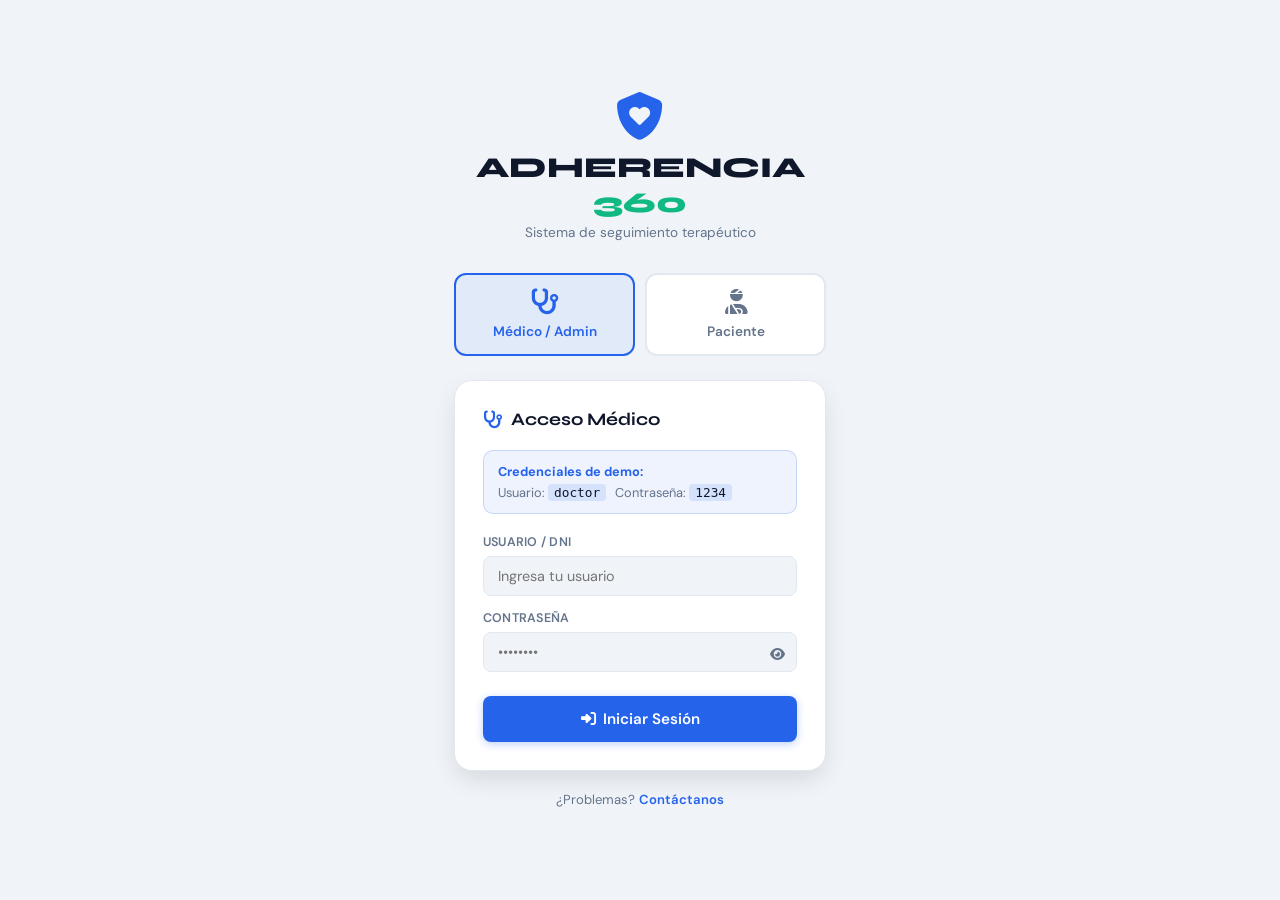
<file: index.html>
<!DOCTYPE html>
<html lang="es">
<head>
  <meta charset="UTF-8">
  <meta name="viewport" content="width=device-width, initial-scale=1.0">
  <title>Dashboard | ADHERENCIA 360</title>
  <link href="https://fonts.googleapis.com/css2?family=Syne:wght@700;800&family=DM+Sans:wght@400;500;600&display=swap" rel="stylesheet">
  <link rel="stylesheet" href="https://cdnjs.cloudflare.com/ajax/libs/font-awesome/6.5.0/css/all.min.css">
  <link rel="stylesheet" href="css/main.css">
</head>
<body class="layout-app">

  <aside class="sidebar">
  <div class="sidebar-header">
    <i class="fa-solid fa-shield-heart logo-icon"></i>
    <h2>ADHERENCIA <span>360</span></h2>
  </div>
  <nav class="sidebar-nav">
    <a href="index.html" class="active"><i class="fa-solid fa-chart-pie"></i> Dashboard</a>
    <a href="pacientes.html"><i class="fa-solid fa-users"></i> Pacientes</a>
    <a href="medicamentos.html"><i class="fa-solid fa-capsules"></i> Tratamientos</a>
    <a href="contacto.html"><i class="fa-solid fa-location-dot"></i> Contáctenos</a>
  </nav>
  <div class="sidebar-footer">
    <button id="darkToggle" class="btn-icon">
      <i class="fa-solid fa-moon"></i>
      <span class="dark-label">Modo Oscuro</span>
    </button>
    <button class="btn-icon" onclick="cerrarSesion()" style="color:var(--red);margin-top:8px">
      <i class="fa-solid fa-right-from-bracket"></i>
      <span>Cerrar Sesión</span>
    </button>
  </div>
</aside>

  <main class="main-content">
    <header class="topbar">
      <div class="topbar-title">
        <h1>Dashboard General</h1>
        <p>Resumen en tiempo real del estado de los pacientes.</p>
      </div>
      <div class="user-profile">
        <span class="notification-bell" title="Notificaciones" style="position:relative">
            <i class="fa-solid fa-bell"></i>
                <span class="badge-dot"></span>
            </span>
        <div class="avatar">DR</div>
        <div class="user-info">
          <strong>Dr. Ramírez</strong>
          <span>Cardiología</span>
        </div>
      </div>
    </header>

    <div class="content-wrapper">

      <!-- STATS -->
      <div class="stats-grid">
        <div class="stat-card">
          <div class="stat-icon blue"><i class="fa-solid fa-users"></i></div>
          <div class="stat-data">
            <h3 id="statTotalPacientes">—</h3>
            <p>Pacientes Totales</p>
          </div>
        </div>
        <div class="stat-card">
          <div class="stat-icon green"><i class="fa-solid fa-check-double"></i></div>
          <div class="stat-data">
            <h3 id="statAdherencia">—</h3>
            <p>Adherencia Promedio</p>
          </div>
        </div>
        <div class="stat-card">
          <div class="stat-icon red"><i class="fa-solid fa-triangle-exclamation"></i></div>
          <div class="stat-data">
            <h3 id="statRiesgo">—</h3>
            <p>Pacientes en Riesgo</p>
          </div>
        </div>
        <div class="stat-card">
          <div class="stat-icon purple"><i class="fa-brands fa-whatsapp"></i></div>
          <div class="stat-data">
            <h3 id="statMensajes">—</h3>
            <p>Mensajes Enviados Hoy</p>
          </div>
        </div>
      </div>

      <!-- ALERTAS -->
      <div class="card mt-20">
        <div class="card-header">
          <h3><i class="fa-solid fa-bell"></i> Alertas de Incumplimiento</h3>
          <span class="section-pill" style="margin-left:auto">En tiempo real</span>
        </div>
        <div class="card-body">
          <table class="data-table">
            <thead>
              <tr>
                <th>Paciente</th>
                <th>Alerta</th>
                <th>Tiempo</th>
                <th>Acciones</th>
              </tr>
            </thead>
            <tbody id="alertasBody">
              <tr><td colspan="4" style="text-align:center;padding:24px;color:var(--text-sub)">
                Cargando alertas...</td></tr>
            </tbody>
          </table>
        </div>
      </div>

      <!-- ACCESO RÁPIDO -->
      <div class="stats-grid mt-20" style="grid-template-columns:repeat(auto-fit,minmax(200px,1fr))">
        <a href="pacientes.html" class="stat-card" style="text-decoration:none;cursor:pointer">
          <div class="stat-icon blue"><i class="fa-solid fa-user-plus"></i></div>
          <div class="stat-data">
            <h3 style="font-size:1rem">Nuevo Paciente</h3>
            <p>Registrar en el sistema</p>
          </div>
        </a>
        <a href="medicamentos.html" class="stat-card" style="text-decoration:none;cursor:pointer">
          <div class="stat-icon green"><i class="fa-solid fa-pills"></i></div>
          <div class="stat-data">
            <h3 style="font-size:1rem">Asignar Tratamiento</h3>
            <p>Programar medicamentos</p>
          </div>
        </a>
        <div class="stat-card" style="cursor:pointer" onclick="mostrarToast('Reporte generado y listo para descargar','info')">
          <div class="stat-icon purple"><i class="fa-solid fa-file-pdf"></i></div>
          <div class="stat-data">
            <h3 style="font-size:1rem">Exportar Reporte</h3>
            <p>Descargar PDF mensual</p>
          </div>
        </div>
        <div class="stat-card" style="cursor:pointer" onclick="mostrarToast('Recordatorios enviados a todos los pacientes activos','success')">
          <div class="stat-icon" style="background:#fef3c7;color:#d97706"><i class="fa-brands fa-whatsapp"></i></div>
          <div class="stat-data">
            <h3 style="font-size:1rem">Envío Masivo</h3>
            <p>WhatsApp a todos</p>
          </div>
        </div>
      </div>

    </div>
  </main>

  <!-- TOAST -->
  <div id="toast" class="toast">
    <i class="fa-solid fa-circle-check" style="margin-right:8px"></i>
    <span id="toastMsg"></span>
  </div>

  <script src="js/app.js"></script>
</body>
</html>
</file>
<file: css/main.css>
/* ═══════════════════════════════════════════════
   ADHERENCIA 360 — main.css  (versión unificada)
   ═══════════════════════════════════════════════ */

/* ── RESET ── */
*, *::before, *::after { box-sizing: border-box; margin: 0; padding: 0; }

/* ── TOKENS ── */
:root {
  --blue:        #3b82f6;
  --green:       #10b981;
  --amber:       #f59e0b;
  --red:         #ef4444;
  --purple:      #8b5cf6;
  --bg:          #f0f4f9;
  --surface:     #ffffff;
  --surface2:    #f8fafc;
  --border:      #e2e8f0;
  --text:        #0f172a;
  --text-sub:    #64748b;
  --text-xs:     #94a3b8;
  --primary:     #2563eb;
  --primary-hover: #1d4ed8;
  --shadow:      0 4px 6px -1px rgba(0,0,0,.06);
  --shadow-lg:   0 10px 25px -3px rgba(0,0,0,.12);
  --radius:      12px;
  --radius-sm:   8px;
  --sidebar-w:   260px;
  --transition:  .22s cubic-bezier(.4,0,.2,1);
}

body.dark {
  --bg:       #0b1120;
  --surface:  #111827;
  --surface2: #1e293b;
  --border:   #1e293b;
  --text:     #f1f5f9;
  --text-sub: #94a3b8;
  --text-xs:  #64748b;
  --shadow:   0 4px 24px rgba(0,0,0,.4);
  --shadow-lg:0 12px 40px rgba(0,0,0,.5);
}

html { scroll-behavior: smooth; }

body {
  font-family: 'DM Sans', sans-serif;
  background: var(--bg);
  color: var(--text);
  min-height: 100vh;
  transition: background var(--transition), color var(--transition);
}

/* ══════════════════════════════
   LAYOUT APP (sidebar + main)
   ══════════════════════════════ */
.layout-app {
  display: flex;
  height: 100vh;
  overflow: hidden;
}

/* ── SIDEBAR ── */
.sidebar {
  width: var(--sidebar-w);
  background: var(--surface);
  border-right: 1px solid var(--border);
  display: flex;
  flex-direction: column;
  flex-shrink: 0;
  transition: background var(--transition), border-color var(--transition);
}

.sidebar-header {
  padding: 24px 20px;
  display: flex;
  align-items: center;
  gap: 12px;
  border-bottom: 1px solid var(--border);
}

.logo-icon { font-size: 1.8rem; color: var(--primary); }

.sidebar-header h2 {
  font-family: 'Syne', sans-serif;
  font-size: 1.15rem;
  font-weight: 800;
  color: var(--text);
}
.sidebar-header span { color: var(--green); }

.sidebar-nav {
  padding: 16px 12px;
  flex: 1;
  display: flex;
  flex-direction: column;
  gap: 4px;
}

.sidebar-nav a {
  display: flex;
  align-items: center;
  gap: 12px;
  padding: 11px 16px;
  text-decoration: none;
  color: var(--text-sub);
  font-weight: 500;
  font-size: .92rem;
  border-radius: var(--radius-sm);
  transition: all var(--transition);
}
.sidebar-nav a i { width: 18px; text-align: center; font-size: 1rem; }
.sidebar-nav a:hover { background: rgba(37,99,235,.07); color: var(--primary); }
.sidebar-nav a.active {
  background: var(--primary);
  color: #fff;
  box-shadow: 0 4px 12px rgba(37,99,235,.3);
}

.sidebar-footer {
  padding: 16px 20px;
  border-top: 1px solid var(--border);
}

/* ── MAIN CONTENT ── */
.main-content {
  flex: 1;
  display: flex;
  flex-direction: column;
  overflow-y: auto;
  background: var(--bg);
  min-width: 0;
}

/* ── TOPBAR ── */
.topbar {
  background: var(--surface);
  padding: 18px 32px;
  display: flex;
  justify-content: space-between;
  align-items: center;
  border-bottom: 1px solid var(--border);
  position: sticky;
  top: 0;
  z-index: 20;
  gap: 16px;
}

.topbar-title h1 {
  font-family: 'Syne', sans-serif;
  font-size: 1.35rem;
  font-weight: 800;
  color: var(--text);
  margin-bottom: 2px;
}
.topbar-title p { font-size: .82rem; color: var(--text-sub); }

.user-profile { display: flex; align-items: center; gap: 14px; }

.notification-bell {
  position: relative;
  font-size: 1.15rem;
  color: var(--text-sub);
  cursor: pointer;
}
.badge-dot {
  position: absolute;
  top: -1px; right: -2px;
  width: 8px; height: 8px;
  background: var(--red);
  border-radius: 50%;
  border: 2px solid var(--surface);
}

.avatar {
  width: 38px; height: 38px;
  background: var(--primary);
  color: #fff;
  border-radius: 50%;
  display: flex; align-items: center; justify-content: center;
  font-weight: 700;
  font-size: .9rem;
}

.user-info { display: flex; flex-direction: column; }
.user-info strong { font-size: .88rem; color: var(--text); line-height: 1.2; }
.user-info span   { font-size: .74rem; color: var(--text-sub); }

/* ── CONTENT WRAPPER ── */
.content-wrapper {
  padding: 28px 32px;
  display: flex;
  flex-direction: column;
  gap: 20px;
}

/* ── STAT CARDS ── */
.stats-grid {
  display: grid;
  grid-template-columns: repeat(auto-fit, minmax(200px, 1fr));
  gap: 16px;
}

.stat-card {
  background: var(--surface);
  border: 1px solid var(--border);
  border-radius: var(--radius);
  padding: 20px;
  display: flex;
  align-items: center;
  gap: 16px;
  box-shadow: var(--shadow);
  transition: transform var(--transition), box-shadow var(--transition);
}
.stat-card:hover { transform: translateY(-2px); box-shadow: var(--shadow-lg); }

.stat-icon {
  width: 48px; height: 48px;
  border-radius: 12px;
  display: flex; align-items: center; justify-content: center;
  font-size: 1.3rem;
  flex-shrink: 0;
}
.stat-icon.blue   { background: #eff6ff; color: var(--primary); }
.stat-icon.green  { background: #ecfdf5; color: var(--green); }
.stat-icon.red    { background: #fef2f2; color: var(--red); }
.stat-icon.purple { background: #f5f3ff; color: var(--purple); }

.stat-data h3 {
  font-family: 'Syne', sans-serif;
  font-size: 1.6rem;
  font-weight: 800;
  color: var(--text);
  line-height: 1.1;
}
.stat-data p { font-size: .78rem; color: var(--text-sub); margin-top: 2px; }

/* ── CARDS ── */
.card {
  background: var(--surface);
  border: 1px solid var(--border);
  border-radius: var(--radius);
  box-shadow: var(--shadow);
  overflow: hidden;
}

.card-header {
  padding: 14px 24px;
  border-bottom: 1px solid var(--border);
  display: flex;
  align-items: center;
  gap: 10px;
  background: var(--surface2);
}
.card-header h3 {
  font-size: .95rem;
  font-weight: 700;
  color: var(--text);
  display: flex;
  align-items: center;
  gap: 8px;
}
.card-header h3 i { color: var(--primary); }

.flex-between { justify-content: space-between; }

.card-body { overflow-x: auto; }

/* ── TABLES ── */
.data-table {
  width: 100%;
  border-collapse: collapse;
  text-align: left;
  min-width: 500px;
}
.data-table th {
  padding: 12px 20px;
  font-size: .72rem;
  text-transform: uppercase;
  letter-spacing: .04em;
  color: var(--text-xs);
  border-bottom: 1px solid var(--border);
  background: var(--surface2);
  white-space: nowrap;
}
.data-table td {
  padding: 14px 20px;
  font-size: .88rem;
  color: var(--text);
  border-bottom: 1px solid var(--border);
  vertical-align: middle;
}
.data-table tbody tr:last-child td { border-bottom: none; }
.data-table tbody tr:hover { background: rgba(0,0,0,.02); }
body.dark .data-table tbody tr:hover { background: rgba(255,255,255,.02); }

/* ── BUTTONS ── */
.btn {
  display: inline-flex;
  align-items: center;
  justify-content: center;
  gap: 7px;
  padding: 10px 20px;
  border-radius: var(--radius-sm);
  font-family: 'DM Sans', sans-serif;
  font-size: .88rem;
  font-weight: 600;
  cursor: pointer;
  border: none;
  transition: all var(--transition);
  white-space: nowrap;
  text-decoration: none;
}
.btn:disabled { opacity: .55; cursor: not-allowed; }

.btn-primary {
  background: var(--primary);
  color: #fff;
  box-shadow: 0 2px 8px rgba(37,99,235,.3);
}
.btn-primary:hover:not(:disabled) {
  background: var(--primary-hover);
  transform: translateY(-1px);
  box-shadow: 0 4px 14px rgba(37,99,235,.4);
}

.btn-outline {
  background: transparent;
  border: 1px solid var(--border);
  color: var(--text);
}
.btn-outline:hover:not(:disabled) { background: var(--surface2); }

.btn-icon {
  background: none;
  border: none;
  color: var(--text-sub);
  cursor: pointer;
  display: flex;
  align-items: center;
  gap: 8px;
  font-family: 'DM Sans', sans-serif;
  font-weight: 500;
  font-size: .88rem;
  padding: 8px 12px;
  border-radius: var(--radius-sm);
  transition: all var(--transition);
  width: 100%;
}
.btn-icon:hover { background: var(--surface2); color: var(--text); }

.btn-logout-sidebar {
  background: none;
  border: none;
  color: var(--red);
  cursor: pointer;
  display: flex;
  align-items: center;
  gap: 8px;
  font-family: 'DM Sans', sans-serif;
  font-weight: 600;
  font-size: .88rem;
  padding: 8px 12px;
  border-radius: var(--radius-sm);
  transition: all var(--transition);
  width: 100%;
  margin-top: 8px;
}
.btn-logout-sidebar:hover { background: #fef2f2; }

.btn-sm { padding: 6px 12px; font-size: .78rem; }

/* ── BADGES ── */
.badge {
  display: inline-flex;
  align-items: center;
  gap: 4px;
  padding: 3px 10px;
  border-radius: 50px;
  font-size: .72rem;
  font-weight: 700;
  white-space: nowrap;
}
.badge-green  { background: #dcfce7; color: #15803d; }
.badge-amber  { background: #fef3c7; color: #b45309; }
.badge-red    { background: #fee2e2; color: #dc2626; }

/* ── SEARCH BOX ── */
.search-box {
  display: flex;
  align-items: center;
  gap: 8px;
  background: var(--bg);
  padding: 8px 16px;
  border-radius: var(--radius-sm);
  border: 1px solid var(--border);
  min-width: 260px;
  transition: border-color var(--transition);
}
.search-box:focus-within { border-color: var(--primary); }
.search-box i { color: var(--text-xs); font-size: .9rem; }
.search-box input {
  border: none;
  background: transparent;
  outline: none;
  width: 100%;
  color: var(--text);
  font-family: 'DM Sans', sans-serif;
  font-size: .88rem;
}

/* ── SECTION PILL ── */
.section-pill {
  background: var(--surface2);
  border: 1px solid var(--border);
  border-radius: 50px;
  padding: 3px 12px;
  font-size: .72rem;
  font-weight: 600;
  color: var(--text-sub);
  white-space: nowrap;
}

/* ── MODALES ── */
.modal-overlay {
  position: fixed;
  inset: 0;
  background: rgba(0,0,0,.5);
  backdrop-filter: blur(5px);
  display: flex;
  align-items: center;
  justify-content: center;
  z-index: 200;
  padding: 20px;
  opacity: 0;
  pointer-events: none;
  transition: opacity var(--transition);
}
.modal-overlay.active {
  opacity: 1;
  pointer-events: all;
}

.modal-box {
  background: var(--surface);
  border: 1px solid var(--border);
  border-radius: 18px;
  width: 100%;
  max-width: 500px;
  max-height: 90vh;
  overflow: hidden;
  display: flex;
  flex-direction: column;
  box-shadow: var(--shadow-lg);
  transform: translateY(20px) scale(.97);
  transition: transform .3s cubic-bezier(.34,1.4,.64,1);
}
.modal-overlay.active .modal-box {
  transform: translateY(0) scale(1);
}

.modal-header {
  padding: 18px 22px;
  border-bottom: 1px solid var(--border);
  display: flex;
  justify-content: space-between;
  align-items: center;
  background: var(--surface2);
}
.modal-header h2 {
  font-family: 'Syne', sans-serif;
  font-size: 1.05rem;
  font-weight: 700;
  color: var(--text);
  display: flex;
  align-items: center;
}

.close-btn {
  background: none;
  border: none;
  cursor: pointer;
  color: var(--text-sub);
  width: 32px; height: 32px;
  border-radius: var(--radius-sm);
  display: flex; align-items: center; justify-content: center;
  font-size: 1rem;
  transition: all var(--transition);
}
.close-btn:hover { background: var(--border); color: var(--red); }

.modal-body {
  padding: 22px;
  overflow-y: auto;
  flex: 1;
  display: flex;
  flex-direction: column;
  gap: 16px;
}

.modal-footer {
  padding-top: 16px;
  border-top: 1px solid var(--border);
  display: flex;
  justify-content: flex-end;
  gap: 10px;
  margin-top: 4px;
}

/* ── FORMULARIOS ── */
.form-group {
  display: flex;
  flex-direction: column;
  gap: 6px;
}
.form-grid {
  display: grid;
  grid-template-columns: 1fr 1fr;
  gap: 14px;
}
.form-group label {
  font-size: .78rem;
  font-weight: 600;
  color: var(--text-sub);
  text-transform: uppercase;
  letter-spacing: .02em;
}
.form-group input,
.form-group select,
.form-group textarea {
  padding: 10px 14px;
  border: 1.5px solid var(--border);
  border-radius: var(--radius-sm);
  background: var(--bg);
  color: var(--text);
  font-family: 'DM Sans', sans-serif;
  font-size: .9rem;
  outline: none;
  transition: border-color var(--transition);
}
.form-group input:focus,
.form-group select:focus { border-color: var(--primary); }

/* ── TOAST ── */
.toast {
  position: fixed;
  bottom: 28px;
  right: 28px;
  z-index: 9999;
  color: #fff;
  padding: 13px 20px;
  border-radius: 10px;
  font-weight: 600;
  font-size: .88rem;
  display: flex;
  align-items: center;
  box-shadow: var(--shadow-lg);
  transform: translateY(80px);
  opacity: 0;
  transition: transform .35s cubic-bezier(.34,1.4,.64,1), opacity .3s;
  max-width: 360px;
  pointer-events: none;
}
.toast.show {
  transform: translateY(0);
  opacity: 1;
  pointer-events: all;
}

/* ── UTILITIES ── */
.mt-20 { margin-top: 20px; }


/* ── FADE IN ── */
@keyframes fadeUp {
  from { opacity: 0; transform: translateY(20px); }
  to   { opacity: 1; transform: translateY(0); }
}
.fade-in {
  opacity: 0;
  animation: fadeUp .55s ease forwards;
  animation-delay: var(--delay, 0s);
}

/* ── RESPONSIVE ── */
@media (max-width: 1024px) {
  .concept-grid { grid-template-columns: repeat(2, 1fr); }
}
@media (max-width: 768px) {
  .sidebar { display: none; }
  .layout-app { display: block; height: auto; overflow: auto; }
  .main-content { overflow-y: auto; }
  .topbar { padding: 14px 16px; }
  .content-wrapper { padding: 16px; }
  .concept-grid { grid-template-columns: 1fr; }
  .impact-banner { flex-direction: column; text-align: center; }
  .impact-metrics { justify-content: center; }
  .form-grid { grid-template-columns: 1fr; }
}



/* ═══════════════════════════════════════════════
   ESTILOS DE PACIENTE-VISTA (paciente-vista.html)
   ═══════════════════════════════════════════════ */
.pac-header {
  background:linear-gradient(135deg,#0f172a 0%,#1e3a5f 100%);
  padding:28px 20px 40px;
  position:relative;
  overflow:hidden;
}
.pac-header::before {
  content:''; position:absolute; inset:0;
  background:radial-gradient(circle at 80% 20%,rgba(16,185,129,.2) 0%,transparent 60%);
}
.pac-header-top { display:flex; justify-content:space-between; align-items:center; margin-bottom:20px; position:relative; z-index:2; }
.pac-logo { display:flex; align-items:center; gap:8px; }
.pac-logo i { font-size:1.4rem; color:var(--green); }
.pac-logo span { font-family:'Syne',sans-serif; font-weight:800; font-size:1rem; color:#fff; }
.pac-logo em { color:var(--green); font-style:normal; }
.btn-logout { background:rgba(255,255,255,.12); border:1px solid rgba(255,255,255,.2); color:#fff; padding:7px 14px; border-radius:8px; cursor:pointer; font-size:.8rem; font-family:'DM Sans',sans-serif; display:flex; align-items:center; gap:6px; transition:.2s; }
.btn-logout:hover { background:rgba(255,255,255,.2); }
.pac-greeting { position:relative; z-index:2; }
.pac-greeting p { color:rgba(255,255,255,.65); font-size:.85rem; }
.pac-greeting h1 { font-family:'Syne',sans-serif; font-size:1.5rem; font-weight:800; color:#fff; margin:2px 0 12px; }
.adh-ring-wrap { display:flex; align-items:center; gap:20px; }
.adh-ring { position:relative; width:90px; height:90px; flex-shrink:0; }
.adh-ring svg { width:100%; height:100%; }
.adh-ring-label { position:absolute; inset:0; display:flex; flex-direction:column; align-items:center; justify-content:center; }
.adh-ring-label strong { font-family:'Syne',sans-serif; font-size:1.3rem; font-weight:800; color:#fff; line-height:1; }
.adh-ring-label span { font-size:.62rem; color:rgba(255,255,255,.7); }
.adh-text p { color:rgba(255,255,255,.7); font-size:.82rem; }
.adh-text strong { color:#fff; font-size:1rem; display:block; margin-bottom:4px; }
.pac-nav { display:flex; background:var(--surface); border-bottom:1px solid var(--border); position:sticky; top:0; z-index:10; }
.pac-tab { flex:1; padding:14px 8px; text-align:center; border:none; background:none; cursor:pointer; font-family:'DM Sans',sans-serif; font-size:.8rem; font-weight:600; color:var(--text-sub); transition:.2s; display:flex; flex-direction:column; align-items:center; gap:4px; border-bottom:3px solid transparent; }
.pac-tab i { font-size:1.1rem; }
.pac-tab.active { color:var(--primary); border-bottom-color:var(--primary); }
.pac-body { padding:16px; display:flex; flex-direction:column; gap:14px; max-width:600px; margin:0 auto; }
.pac-section { display:none; }
.pac-section.active { display:flex; flex-direction:column; gap:14px; }
.pac-card { background:var(--surface); border:1px solid var(--border); border-radius:var(--radius); box-shadow:var(--shadow); overflow:hidden; }
.pac-card-title { padding:14px 16px; font-weight:700; font-size:.9rem; color:var(--text); border-bottom:1px solid var(--border); display:flex; align-items:center; gap:8px; background:#f8fafc; }
.pac-card-title i { color:var(--primary); }
.pac-card-body { padding:16px; }
.med-item { display:flex; align-items:center; gap:14px; padding:12px 0; border-bottom:1px solid var(--border); }
.med-item:last-child { border-bottom:none; padding-bottom:0; }
.med-icon { width:46px; height:46px; border-radius:12px; display:flex; align-items:center; justify-content:center; font-size:1.3rem; flex-shrink:0; }
.med-info { flex:1; }
.med-info strong { font-size:.95rem; color:var(--text); display:block; }
.med-info span { font-size:.78rem; color:var(--text-sub); display:flex; align-items:center; gap:5px; margin-top:2px; }
.med-action { flex-shrink:0; }
.btn-confirm { background:var(--amber); color:#fff; border:none; padding:8px 14px; border-radius:8px; font-weight:700; font-size:.8rem; cursor:pointer; font-family:'DM Sans',sans-serif; transition:.2s; display:flex; align-items:center; gap:6px; }
.btn-confirm:hover { background:#d97706; }
.btn-confirm.done { background:#dcfce7; color:#15803d; cursor:default; }
.btn-confirm.done:hover { background:#dcfce7; }
.hist-grid { display:grid; grid-template-columns:repeat(7,1fr); gap:5px; margin-bottom:10px; }
.hist-day { border-radius:6px; padding:8px 2px; text-align:center; font-size:.7rem; font-weight:600; }
.hist-day.ok   { background:#dcfce7; color:#15803d; }
.hist-day.fail { background:#fee2e2; color:#dc2626; }
.hist-day.na   { background:#f1f5f9; color:#94a3b8; }
.hist-legend { display:flex; gap:12px; justify-content:center; font-size:.75rem; color:var(--text-sub); }
.hist-legend span { display:flex; align-items:center; gap:5px; }
.dot { width:10px; height:10px; border-radius:50%; display:inline-block; }
.prog-row { display:flex; align-items:center; gap:10px; margin-bottom:10px; }
.prog-label { font-size:.82rem; color:var(--text); min-width:90px; }
.prog-track { flex:1; height:8px; background:var(--border); border-radius:8px; overflow:hidden; }
.prog-fill { height:100%; border-radius:8px; transition:width 1s ease; }
.prog-pct { font-size:.82rem; font-weight:700; min-width:36px; text-align:right; }
.alert-pac { display:flex; align-items:center; gap:12px; padding:12px 14px; border-radius:10px; border:1px solid; margin-bottom:8px; }
.alert-pac:last-child { margin-bottom:0; }
.alert-pac.warn  { background:#fffbeb; border-color:#fde68a; }
.alert-pac.info  { background:#eff6ff; border-color:#bfdbfe; }
.alert-pac.good  { background:#f0fdf4; border-color:#bbf7d0; }
.alert-pac i { font-size:1.3rem; flex-shrink:0; }
.alert-pac.warn i { color:var(--amber); }
.alert-pac.info i { color:var(--primary); }
.alert-pac.good i { color:var(--green); }
.alert-pac div { flex:1; }
.alert-pac strong { font-size:.88rem; color:var(--text); display:block; }
.alert-pac span   { font-size:.78rem; color:var(--text-sub); }
.perfil-avatar { width:72px; height:72px; background:linear-gradient(135deg,var(--primary),var(--green)); border-radius:50%; display:flex; align-items:center; justify-content:center; font-family:'Syne',sans-serif; font-size:1.8rem; font-weight:800; color:#fff; margin:0 auto 12px; }
.perfil-name { text-align:center; font-family:'Syne',sans-serif; font-size:1.2rem; font-weight:800; color:var(--text); }
.perfil-sub { text-align:center; font-size:.82rem; color:var(--text-sub); margin-top:4px; margin-bottom:20px; }
.perfil-item { display:flex; align-items:center; gap:12px; padding:12px; background:#f8fafc; border-radius:10px; margin-bottom:8px; }
.perfil-item i { color:var(--primary); width:20px; text-align:center; }
.perfil-item div { flex:1; }
.perfil-item strong { font-size:.7rem; color:var(--text-sub); display:block; text-transform:uppercase; }
.perfil-item span { font-size:.9rem; font-weight:600; color:var(--text); }
.badge-sm { display:inline-flex; align-items:center; gap:4px; padding:2px 9px; border-radius:50px; font-size:.7rem; font-weight:700; }
.badge-green { background:#dcfce7; color:#15803d; }
.badge-red   { background:#fee2e2; color:#dc2626; }
.badge-amber { background:#fef3c7; color:#b45309; }
.empty-state { text-align:center; padding:32px; color:var(--text-sub); }
.empty-state i { font-size:2.5rem; margin-bottom:12px; display:block; opacity:.4; }

/* ── RESPONSIVE CONTACTO Y PACIENTE ── */
@media(max-width:768px) {
  .map-layout { grid-template-columns:1fr; }
  #mapa { height:280px; }
  .site-nav-links { display:none; }
}

/* ═══════════════════════════════════════════════
   ESTILOS DE CONTACTO (contacto.html)
   ═══════════════════════════════════════════════ */
.map-layout { display:grid; grid-template-columns:1fr 1.4fr; gap:24px; align-items:start; }
.info-col { display:flex; flex-direction:column; gap:16px; }

.info-card { background:var(--surface); border:1px solid var(--border); border-radius:16px; padding:22px; box-shadow:var(--shadow); }
.info-card h3 { font-family:'Syne',sans-serif; font-size:1rem; font-weight:700; color:var(--text); margin-bottom:16px; display:flex; align-items:center; gap:8px; }
.info-card h3 i { color:var(--primary); }

.info-row { display:flex; align-items:center; gap:12px; padding:10px 12px; background:var(--surface2); border-radius:10px; margin-bottom:8px; }
.info-row:last-child { margin-bottom:0; }
.info-row i { font-size:1.1rem; width:20px; text-align:center; flex-shrink:0; }
.info-row div { flex:1; }
.info-row strong { font-size:.72rem; text-transform:uppercase; color:var(--text-sub); display:block; }
.info-row span { font-size:.9rem; font-weight:600; color:var(--text); }

.canal-row { display:flex; align-items:center; gap:12px; padding:12px; border-radius:10px; border:1px solid var(--border); margin-bottom:8px; transition:.2s; cursor:pointer; background:var(--surface); }
.canal-row:hover { background:var(--surface2); }
.canal-row:last-child { margin-bottom:0; }
.canal-icon { width:40px; height:40px; border-radius:10px; display:flex; align-items:center; justify-content:center; font-size:1.2rem; flex-shrink:0; }
.canal-row div { flex:1; }
.canal-row strong { font-size:.9rem; color:var(--text); display:block; }
.canal-row span { font-size:.78rem; color:var(--text-sub); }

.form-card { background:var(--surface); border:1px solid var(--border); border-radius:20px; padding:32px; box-shadow:var(--shadow-lg); }
.form-card h2 { font-family:'Syne',sans-serif; font-size:1.3rem; font-weight:800; color:var(--text); margin-bottom:6px; }
.form-card p { font-size:.85rem; color:var(--text-sub); margin-bottom:24px; }

@media(max-width:768px) {
  .map-layout { grid-template-columns:1fr; }
  #mapa { height:280px; }
}
</file>
